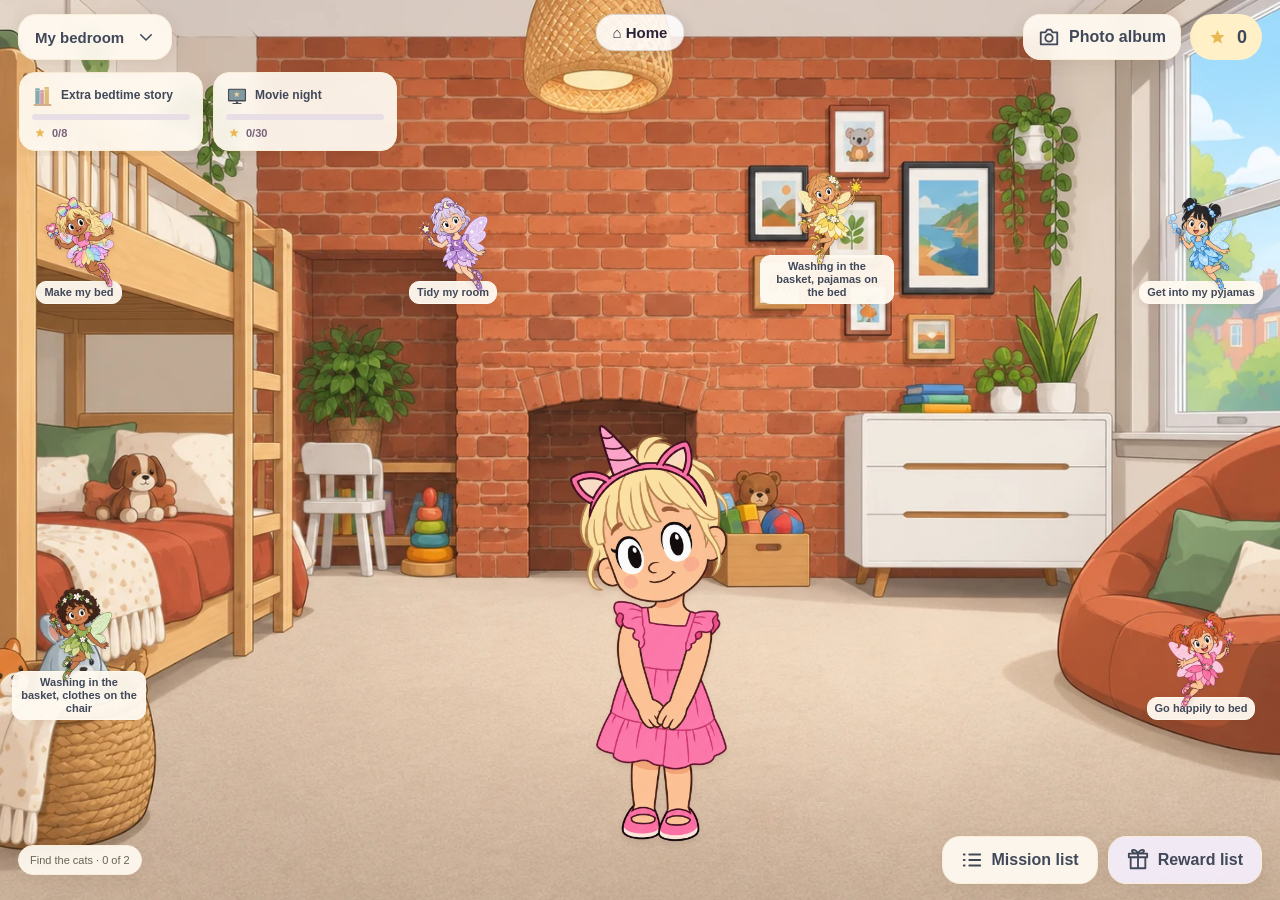
<file: index.html>
<!doctype html>
<html lang="en-GB">
<head>
<meta charset="utf-8">
<meta name="viewport" content="width=device-width,initial-scale=1">
<meta http-equiv="refresh" content="0; url=website/">
<link rel="canonical" href="website/">
<meta name="robots" content="noindex,nofollow">
<title>Fairy Star Missions</title>
<style>
  body{margin:0;min-height:100vh;display:grid;place-items:center;
       background:#f8f3e9;color:#5b4a3f;
       font:16px/1.5 -apple-system,BlinkMacSystemFont,"Segoe UI",system-ui,sans-serif;
       text-align:center;padding:24px}
  a{color:#9a6b9a}
</style>
</head>
<body>
  <div>
    <p style="font-size:2rem;margin:0 0 .5rem">✦</p>
    <p>Taking you to Fairy Star Missions…</p>
    <p><a href="website/">Tap here if nothing happens</a></p>
  </div>
  <script>location.replace('website/');</script>
</body>
</html>
</file>
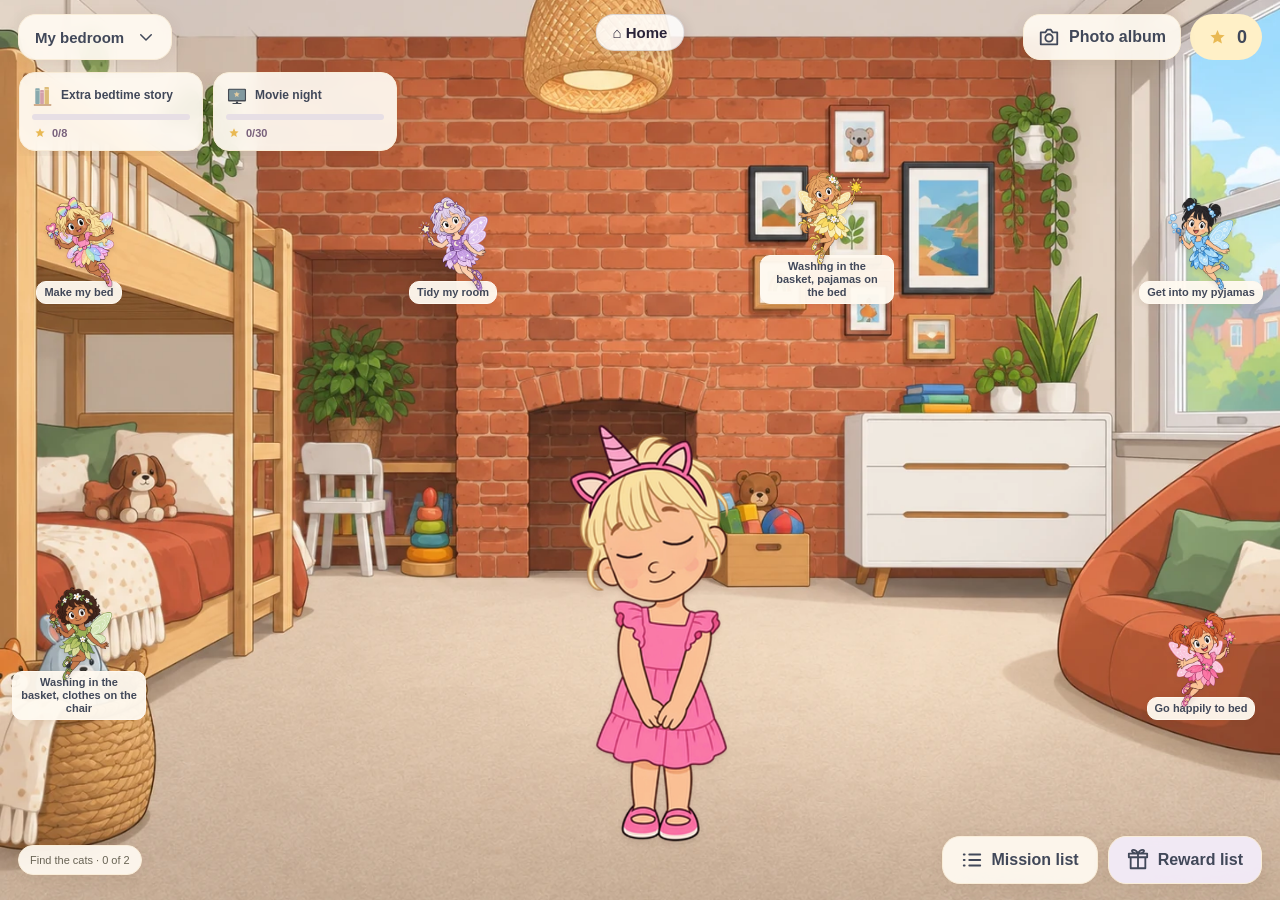
<file: website/index.html>
<!doctype html>
<html lang="en-GB">
<head>
 <meta charset="utf-8"><meta name="viewport" content="width=device-width,initial-scale=1,maximum-scale=1,user-scalable=no,viewport-fit=cover">
 <meta name="theme-color" content="#f8f3e9"><meta name="apple-mobile-web-app-capable" content="yes">
 <meta name="apple-mobile-web-app-status-bar-style" content="default"><meta name="apple-mobile-web-app-title" content="Fairy Stars">
 <meta name="description" content="A little kindness. A little magic. A private, offline family reward app.">
 <meta name="robots" content="noindex,nofollow,noarchive">
 <link rel="manifest" href="manifest.webmanifest"><link rel="apple-touch-icon" href="icons/apple-touch-icon.png"><link rel="icon" type="image/svg+xml" href="icons/icon.svg">
 <title>Fairy Star Missions</title><link rel="stylesheet" href="styles.css">
 <script defer src="data.js"></script><script defer src="engine.js"></script><script defer src="fairy-cast.js"></script><script defer src="art.js"></script><script defer src="layout.js"></script><script defer src="lists.js"></script><script defer src="celebrations.js"></script><script defer src="world.js"></script><script defer src="db.js"></script><script defer src="app.js"></script><script defer src="home-link.js"></script>
</head>
<body>
 <div id="app"><div class="loading-screen"><span class="loading-star">✦</span><h1>A little magic is waking up…</h1><p>Fairy Star Missions</p></div></div>
 <div id="modal-root"></div><div id="toast" role="status" aria-live="polite"></div><div id="celebration" aria-hidden="true"></div>
 <noscript><p>This little world needs JavaScript turned on in your browser.</p></noscript>
</body>
</html>
</file>
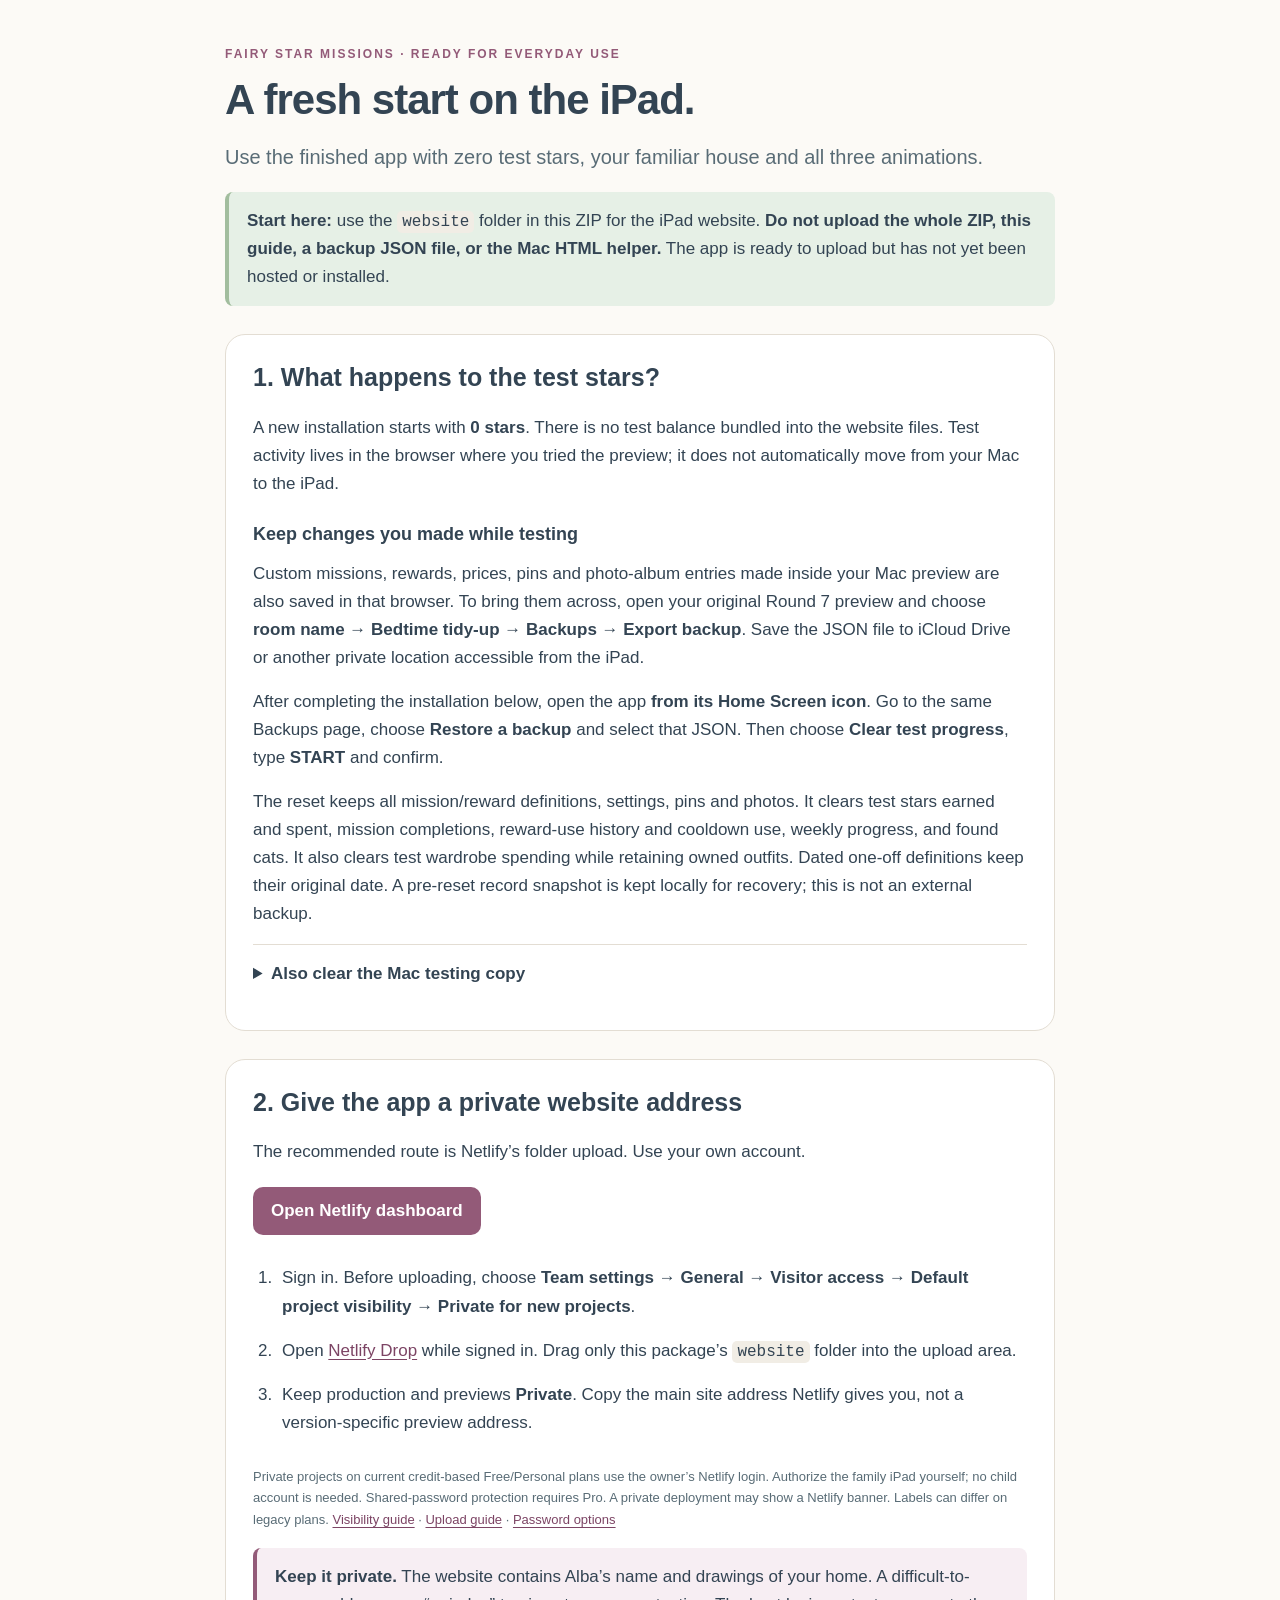
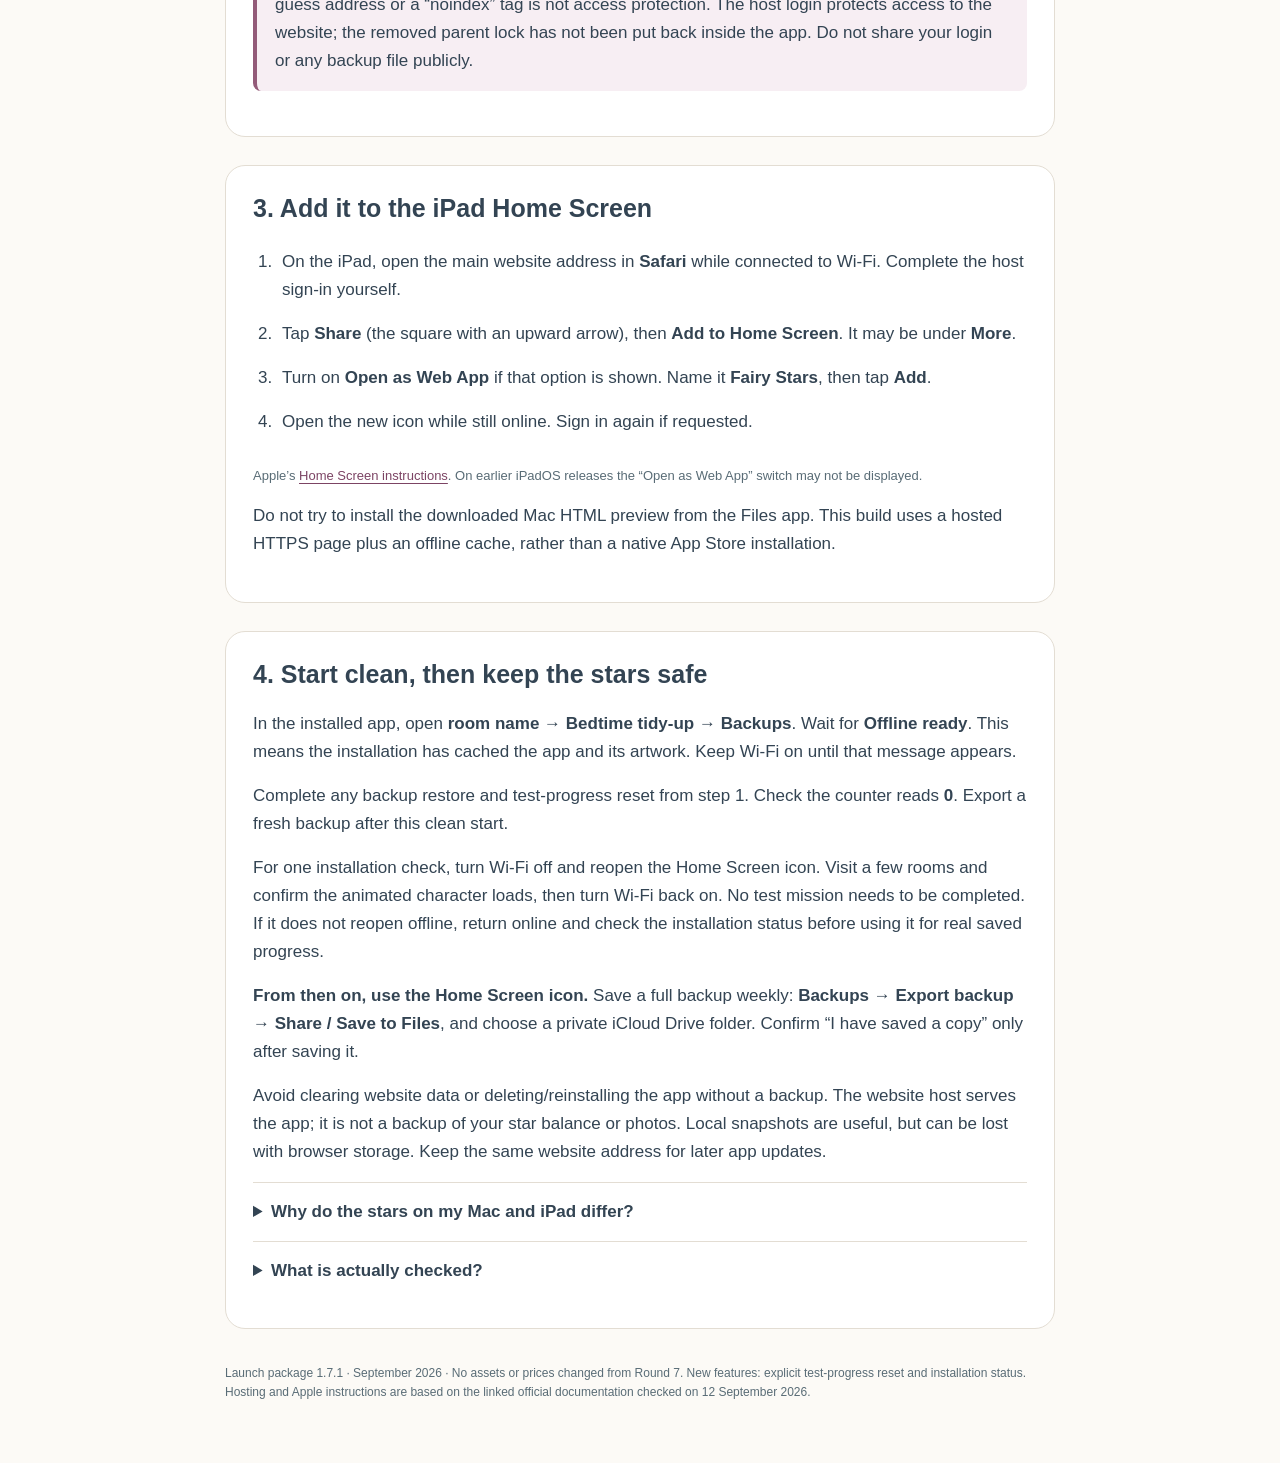
<file: START HERE.html>
<!doctype html>
<html lang="en"><head><meta charset="utf-8"><meta name="viewport" content="width=device-width,initial-scale=1"><title>Fairy Stars — iPad setup</title>
<style>:root{color-scheme:light;--ink:#334453;--muted:#596c76;--paper:#fcfaf6;--line:#e3ddd3;--rose:#935a78;--sage:#e6f0e6}*{box-sizing:border-box}body{margin:0;background:var(--paper);font:17px/1.65 -apple-system,BlinkMacSystemFont,"Segoe UI",sans-serif;color:var(--ink)}main{max-width:880px;margin:auto;padding:45px 25px 60px}h1{font-size:42px;line-height:1.1;margin:12px 0 18px;letter-spacing:-1px}h2{font-size:25px;line-height:1.25;margin:0 0 20px}h3{font-size:18px;margin:22px 0 10px}p{margin:0 0 16px}.eyebrow{font-size:12px;letter-spacing:2px;text-transform:uppercase;color:var(--rose);font-weight:700}.lede{font-size:20px;color:var(--muted)}section{margin:28px 0;padding:27px;border:1px solid var(--line);border-radius:20px;background:white}.note{border-left:4px solid var(--rose);padding:15px 18px;background:#f7eef3;margin:18px 0;border-radius:8px}.success{background:var(--sage);border-color:#a2bd9e}.steps{padding-left:24px}.steps li{padding:4px 0 12px 5px}a{color:#7c4464;text-underline-offset:3px}.button{display:inline-block;padding:10px 18px;border-radius:10px;background:var(--rose);color:white;text-decoration:none;font-weight:600;margin:5px 8px 8px 0}.small{font-size:13px;color:var(--muted)}code{background:#f1ede5;border-radius:5px;padding:2px 5px;font-size:.94em}summary{cursor:pointer;font-weight:650}details{padding:15px 0;border-top:1px solid var(--line)}footer{margin-top:35px;font-size:12px;color:var(--muted)}@media(max-width:550px){main{padding:25px 15px}section{padding:20px}h1{font-size:34px}}@media print{body{font-size:12px}main{padding:0}section{break-inside:avoid}.button{display:none}}
</style></head><body><main>
<div class="eyebrow">Fairy Star Missions · Ready for everyday use</div><h1>A fresh start on the iPad.</h1><p class="lede">Use the finished app with zero test stars, your familiar house and all three animations.</p>
<div class="note success"><strong>Start here:</strong> use the <code>website</code> folder in this ZIP for the iPad website. <strong>Do not upload the whole ZIP, this guide, a backup JSON file, or the Mac HTML helper.</strong> The app is ready to upload but has not yet been hosted or installed.</div>
<section><h2>1. What happens to the test stars?</h2><p>A new installation starts with <strong>0 stars</strong>. There is no test balance bundled into the website files. Test activity lives in the browser where you tried the preview; it does not automatically move from your Mac to the iPad.</p>
<h3>Keep changes you made while testing</h3><p>Custom missions, rewards, prices, pins and photo-album entries made inside your Mac preview are also saved in that browser. To bring them across, open your original Round 7 preview and choose <strong>room name → Bedtime tidy-up → Backups → Export backup</strong>. Save the JSON file to iCloud Drive or another private location accessible from the iPad.</p><p>After completing the installation below, open the app <strong>from its Home Screen icon</strong>. Go to the same Backups page, choose <strong>Restore a backup</strong> and select that JSON. Then choose <strong>Clear test progress</strong>, type <strong>START</strong> and confirm.</p><p>The reset keeps all mission/reward definitions, settings, pins and photos. It clears test stars earned and spent, mission completions, reward-use history and cooldown use, weekly progress, and found cats. It also clears test wardrobe spending while retaining owned outfits. Dated one-off definitions keep their original date. A pre-reset record snapshot is kept locally for recovery; this is not an external backup.</p>
<details><summary>Also clear the Mac testing copy</summary><p>Open <code>Mac - clear test progress.html</code> in the same normal browser you used for testing. Use <strong>room name → Bedtime tidy-up → Backups → Clear test progress</strong>. Type START and confirm. Nothing is wiped just by opening this helper.</p><p>Some browsers keep local HTML files in separate storage areas. If the helper cannot see your old custom content, leave the original preview alone, export its backup and restore it into the helper before clearing. Your old Mac file is not remotely edited by this package. Do not clear all browser data as a shortcut.</p></details>
</section>
<section><h2>2. Give the app a private website address</h2><p>The recommended route is Netlify’s folder upload. Use your own account.</p><a class="button" href="https://app.netlify.com/" target="_blank" rel="noopener noreferrer">Open Netlify dashboard</a>
<ol class="steps"><li>Sign in. Before uploading, choose <strong>Team settings → General → Visitor access → Default project visibility → Private for new projects</strong>.</li><li>Open <a href="https://app.netlify.com/drop" target="_blank" rel="noopener noreferrer">Netlify Drop</a> while signed in. Drag only this package’s <code>website</code> folder into the upload area.</li><li>Keep production and previews <strong>Private</strong>. Copy the main site address Netlify gives you, not a version-specific preview address.</li></ol>
<p class="small">Private projects on current credit-based Free/Personal plans use the owner’s Netlify login. Authorize the family iPad yourself; no child account is needed. Shared-password protection requires Pro. A private deployment may show a Netlify banner. Labels can differ on legacy plans. <a href="https://docs.netlify.com/manage/security/secure-access-to-sites/project-visibility/">Visibility guide</a> · <a href="https://docs.netlify.com/deploy/create-deploys/">Upload guide</a> · <a href="https://docs.netlify.com/manage/security/secure-access-to-sites/password-protection/">Password options</a></p>
<div class="note"><strong>Keep it private.</strong> The website contains Alba’s name and drawings of your home. A difficult-to-guess address or a “noindex” tag is not access protection. The host login protects access to the website; the removed parent lock has not been put back inside the app. Do not share your login or any backup file publicly.</div>
</section>
<section><h2>3. Add it to the iPad Home Screen</h2><ol class="steps"><li>On the iPad, open the main website address in <strong>Safari</strong> while connected to Wi-Fi. Complete the host sign-in yourself.</li><li>Tap <strong>Share</strong> (the square with an upward arrow), then <strong>Add to Home Screen</strong>. It may be under <strong>More</strong>.</li><li>Turn on <strong>Open as Web App</strong> if that option is shown. Name it <strong>Fairy Stars</strong>, then tap <strong>Add</strong>.</li><li>Open the new icon while still online. Sign in again if requested.</li></ol><p class="small">Apple’s <a href="https://support.apple.com/guide/ipad/bookmark-favorite-webpages-ipadc602b75b/ipados">Home Screen instructions</a>. On earlier iPadOS releases the “Open as Web App” switch may not be displayed.</p><p>Do not try to install the downloaded Mac HTML preview from the Files app. This build uses a hosted HTTPS page plus an offline cache, rather than a native App Store installation.</p></section>
<section><h2>4. Start clean, then keep the stars safe</h2><p>In the installed app, open <strong>room name → Bedtime tidy-up → Backups</strong>. Wait for <strong>Offline ready</strong>. This means the installation has cached the app and its artwork. Keep Wi-Fi on until that message appears.</p><p>Complete any backup restore and test-progress reset from step 1. Check the counter reads <strong>0</strong>. Export a fresh backup after this clean start.</p><p>For one installation check, turn Wi-Fi off and reopen the Home Screen icon. Visit a few rooms and confirm the animated character loads, then turn Wi-Fi back on. No test mission needs to be completed. If it does not reopen offline, return online and check the installation status before using it for real saved progress.</p><p><strong>From then on, use the Home Screen icon.</strong> Save a full backup weekly: <strong>Backups → Export backup → Share / Save to Files</strong>, and choose a private iCloud Drive folder. Confirm “I have saved a copy” only after saving it.</p><p>Avoid clearing website data or deleting/reinstalling the app without a backup. The website host serves the app; it is not a backup of your star balance or photos. Local snapshots are useful, but can be lost with browser storage. Keep the same website address for later app updates.</p>
<details><summary>Why do the stars on my Mac and iPad differ?</summary><p>Each browser/device keeps its own progress. The app has no automatic sync. A backup export and restore is the explicit transfer method. Restoring replaces the target device’s current records, so save its backup first when it already has progress worth keeping.</p></details>
<details><summary>What is actually checked?</summary><p>All 130 code tests pass, including new clean-start tests. Fifteen targeted browser checks passed for cancellation, confirmation, reset, retained definitions/photos and earning after reset. The browser checks used an explicit test storage adapter; the physical iPad, private-host sign-in, real storage retention and offline reopening still require the installation check above. No iPad or Mac browser has been remotely cleared.</p></details>
</section>
<footer>Launch package 1.7.1 · September 2026 · No assets or prices changed from Round 7. New features: explicit test-progress reset and installation status. Hosting and Apple instructions are based on the linked official documentation checked on 12 September 2026.</footer>
</main></body></html>
</file>
<file: website/styles.css>
:root{--paper:#fffaf2;--ink:#414859;--muted:#717584;--line:#e7dfd4;--rose:#9c607b;--gold:#e7b34e;--sage:#639879;--radius:22px;font-family:"Trebuchet MS",Arial,sans-serif;color:var(--ink);background:#f7f3eb;font-synthesis:none}
*{box-sizing:border-box}body{margin:0;-webkit-font-smoothing:antialiased;-webkit-tap-highlight-color:transparent;touch-action:manipulation}h1,h2,h3,p{margin:0}h1,h2,h3,button,input,select,textarea{font-family:inherit}h1{font-size:clamp(25px,3vw,36px)}h2{font-size:25px;line-height:1.2}h3{font-size:17px}p{line-height:1.5}button,input,select,textarea{font:inherit}button{color:inherit;border:0;cursor:pointer;background:transparent;font-weight:600;touch-action:manipulation}button:disabled{opacity:.5;cursor:default}button:focus-visible,a:focus-visible,input:focus-visible,select:focus-visible,textarea:focus-visible{outline:3px solid #9274b0;outline-offset:4px}button svg,button img{pointer-events:none}svg{display:inline-block;flex:none;vertical-align:middle}img{max-width:100%}[hidden]{display:none!important}.line-icon{width:22px;height:22px;fill:none;stroke:currentColor;stroke-width:2;stroke-linecap:round;stroke-linejoin:round}.object-icon{width:46px;height:46px}.tiny-icon{width:22px;height:22px}.large-icon{width:84px;height:84px}.muted{color:var(--muted)}.small{font-size:13px}.row{display:flex;align-items:center;gap:12px}.between{justify-content:space-between}.wrap{flex-wrap:wrap}.grow{flex:1;min-width:0}.stack{display:flex;flex-direction:column;gap:16px}.center{text-align:center}.wide{width:100%}.primary,.secondary,.soft,.danger{min-height:46px;padding:11px 18px;border-radius:14px;display:inline-flex;gap:8px;justify-content:center;align-items:center}.primary{background:var(--rose);color:white}.primary:hover{background:#88526a}.secondary{background:#eae3ef}.secondary:hover{background:#ded3e6}.soft{background:#f0e9df}.soft:hover{background:#e6dbce}.danger{background:#f7e6e1;color:#9c4e45}.icon-button{display:inline-flex;align-items:center;justify-content:center;width:46px;height:46px;min-width:46px;min-height:46px;border-radius:50%;background:var(--paper);border:1px solid var(--line);padding:0;line-height:1}.pill{display:inline-flex;align-items:center;gap:7px;padding:8px 13px;background:#faeed2;border:1px solid #eddfbf;border-radius:40px;font-weight:700}.notice{padding:14px 17px;background:#f2ede2;border:1px solid var(--line);border-radius:14px;font-size:13px;line-height:1.5}.notice.good{background:#ebf2e9;border-color:#d4e0cd}.notice.warning{background:#fbede7;border-color:#efd8ca}.error{font-size:14px;color:#a54247;line-height:1.5}.error:empty{display:none}.field{display:flex;flex-direction:column;gap:7px;font-size:14px;font-weight:600}.field input,.field select,.field textarea{min-height:46px;border:1px solid #d9d2d4;background:#fffefb;padding:11px 12px;border-radius:11px;width:100%;color:inherit;font-weight:400}.field small{font-size:12px;font-weight:400;color:var(--muted)}.form-grid{display:grid;grid-template-columns:1fr 1fr;gap:14px}.checkbox{display:flex;align-items:center;gap:11px;min-height:48px;font-size:15px;cursor:pointer}.checkbox input{width:23px;height:23px;accent-color:var(--sage);flex:none}.card{background:var(--paper);border:1px solid var(--line);padding:20px;border-radius:var(--radius)}
/* One isolated scene; modal dialogs use the browser's top layer. */
#app{position:relative;isolation:isolate;z-index:0}.home-view{overflow:hidden}.scene{position:relative;width:100%;height:100vh;height:100dvh;overflow:hidden;isolation:isolate;background:#d5c7b2}.scene-background{position:absolute;inset:0;width:100%;height:100%;max-width:none;object-fit:cover;object-position:center;pointer-events:none;user-select:none}.scene-top{position:absolute;top:max(14px,env(safe-area-inset-top));left:max(18px,env(safe-area-inset-left));right:max(18px,env(safe-area-inset-right));z-index:30;display:flex;gap:12px;align-items:center;justify-content:space-between;pointer-events:none}.scene-top>*{pointer-events:auto}.glass{background:#fffaf1ed;border:1px solid #f9edd8;box-shadow:0 4px 17px #59452e17;backdrop-filter:blur(8px);-webkit-backdrop-filter:blur(8px)}.room-trigger{min-height:46px;padding:11px 16px;border-radius:18px;display:flex;align-items:center;gap:13px;text-align:left;font-size:15px}.room-trigger .line-icon{width:18px;height:18px}.scene-tools{display:flex;gap:9px;align-items:center}.album-button{display:flex;gap:9px;align-items:center;padding:11px 14px;border-radius:17px;min-height:46px}.wallet{display:flex;gap:7px;align-items:center;min-height:46px;padding:9px 15px;border-radius:24px;background:#fff0c7;font-size:18px;font-weight:700}.wallet .tiny-icon{width:25px;height:25px}
.pinned-strip{position:absolute;z-index:29;top:calc(max(14px,env(safe-area-inset-top)) + 58px);left:18px;right:18px;display:flex;gap:10px;overflow-x:auto;overflow-y:hidden;scrollbar-width:thin;overscroll-behavior:contain;padding:0 1px 5px;pointer-events:auto}.pinned-card{flex:0 0 184px;width:184px;min-height:73px;border-radius:16px;padding:9px 12px;text-align:left;display:flex;flex-direction:column;gap:5px;justify-content:center}.pinned-card .pin-title{display:flex;align-items:center;gap:7px;font-size:12px;line-height:1.15;min-height:27px}.pin-title span{display:-webkit-box;-webkit-line-clamp:2;-webkit-box-orient:vertical;overflow:hidden}.pinned-card small{font-size:11px;color:#78617b;font-weight:600}.progress{height:6px;min-height:6px;width:100%;background:#e7dfe5;overflow:hidden;border-radius:10px}.progress-fill{display:block;height:100%;background:#bb819b;border-radius:inherit}.pinned-card.ready{background:#f4faeced}.pinned-card.ready .progress-fill{background:var(--sage)}.pinned-card.ready small{color:#51714e}
.scene-bottom{position:absolute;bottom:max(16px,env(safe-area-inset-bottom));left:18px;right:18px;z-index:30;display:flex;align-items:center;justify-content:space-between;gap:12px;pointer-events:none}.scene-bottom>*{pointer-events:auto}.cat-hint{font-size:11px;padding:8px 11px;border-radius:20px;color:#696455}.list-button{min-height:48px;border-radius:18px;display:flex;align-items:center;gap:9px;padding:11px 18px}.scene-tip{position:absolute;bottom:20px;left:50%;transform:translateX(-50%);font-size:11px;color:#645947;pointer-events:none;background:#fff8eaa6;padding:7px 11px;border-radius:20px;white-space:nowrap}
/* Stars are immovable buttons; no shared button:active transforms. */
.mission-star{position:absolute;z-index:20;width:112px;height:92px;padding:0;display:flex;flex-direction:column;align-items:center;gap:4px;transform:translate(-50%,-50%)!important;transition:none!important;outline-offset:1px;border-radius:18px}.mission-star .star-shell{width:54px;height:54px;min-height:54px;background:#fff9efeb;border:1px solid #fff9ea;box-shadow:0 4px 12px #6b4d3020;border-radius:50%;display:grid;place-items:center}.star-shell svg{width:40px;height:40px;filter:drop-shadow(0 2px 0 #c3974340)}.mission-star .mission-label{max-width:112px;max-height:35px;overflow:hidden;display:-webkit-box;-webkit-line-clamp:2;-webkit-box-orient:vertical;border-radius:10px;padding:4px 7px;background:#fff9eff2;font-size:11px;line-height:1.16;text-align:center;box-shadow:0 2px 6px #62432b13}.mission-star:hover .star-shell,.mission-star.drag-target .star-shell{background:#fff0b8;border:2px solid #d7a43d;box-shadow:0 0 0 5px #ffe8a355}.mission-star.done .star-shell{background:#edf5e4}.done-dot{position:absolute;top:0;right:28px;width:21px;height:21px;background:var(--sage);border:2px solid white;color:white;display:grid;place-items:center;border-radius:50%;font-size:12px;pointer-events:none}.alba-actor{position:absolute;z-index:16;width:clamp(192px,27vw,284px);padding:0;height:auto;aspect-ratio:2/3;display:block;transform:translate(-50%,-100%);margin:0;touch-action:none;cursor:grab;border-radius:0;user-select:none;-webkit-user-select:none;animation:none!important;transition:none!important}.alba-actor:active{cursor:grabbing}.alba-actor.dragging{z-index:40}.alba-art{width:100%;height:100%;object-fit:contain;display:block;max-width:none;user-select:none;-webkit-user-drag:none;filter:drop-shadow(0 4px 2px #5b423c16);pointer-events:none}.companions{position:absolute;left:-28px;top:10px;width:170px;height:110px;pointer-events:none}.companion{position:absolute;width:32px;height:40px;animation:fairy-flight 3.8s ease-in-out infinite;pointer-events:none;filter:drop-shadow(0 0 4px #ffffad7a)}.companion svg{width:100%;height:100%}.cat-button{position:absolute;z-index:12;width:clamp(62px,9vw,103px);aspect-ratio:1;height:auto;padding:0;transform:translate(-50%,-100%);background:transparent;cursor:pointer}.cat-art{width:100%;height:100%;object-fit:contain;display:block;pointer-events:none}.cat-button.found .cat-art{filter:drop-shadow(0 0 7px #ffeeba)}@keyframes fairy-flight{0%,100%{transform:translate(0,0) rotate(-4deg)}35%{transform:translate(12px,-13px) rotate(5deg)}65%{transform:translate(-4px,-6px) rotate(-2deg)}}
/* Native dialogs always appear above fairies and all scene controls. */
#modal-root{position:relative;z-index:1000}dialog.modal{padding:24px;background:var(--paper);border:1px solid #f3e5d0;border-radius:26px;max-width:min(590px,calc(100vw - 28px));width:590px;max-height:calc(100vh - 32px);max-height:calc(100dvh - 32px);overflow-y:auto;overscroll-behavior:contain;box-shadow:0 20px 80px #38293e47;color:var(--ink)}dialog.modal::backdrop{background:#302a405c;backdrop-filter:blur(4px);-webkit-backdrop-filter:blur(4px)}dialog.compact{width:410px}.modal-head{display:flex;align-items:flex-start;justify-content:space-between;gap:18px;margin-bottom:22px}.modal-head h2{padding-top:7px;font-size:24px;overflow-wrap:anywhere}.modal-close{width:42px;height:42px;min-width:42px;min-height:42px;flex:0 0 42px;display:grid;place-items:center;padding:0;margin:0;border:1px solid #e6ded7;border-radius:50%;background:#fffdf8;line-height:0;transform:none!important}.modal-close svg{width:18px;height:18px;display:block;vertical-align:initial;fill:none;stroke:currentColor;stroke-width:2.2;stroke-linecap:round}.modal-body{display:flex;flex-direction:column;gap:16px}.modal .error{margin-top:12px}.award-stars{display:flex;justify-content:center;align-items:center;gap:12px;flex-wrap:wrap;min-height:100px;padding:12px 0}.award-stars .big-star{width:70px;height:70px;filter:drop-shadow(0 4px 1px #c39b3540)}.award-stars .star-count{font-size:34px}.mission-confirm{font-size:16px;min-height:50px}.quiet-label{text-align:center;color:var(--muted);font-size:14px}.photo-preview{max-height:180px;object-fit:contain;border-radius:12px}
dialog.left-panel{position:fixed;inset:14px auto 14px 14px;margin:0;width:330px;max-width:calc(100vw - 28px);height:calc(100vh - 28px);height:calc(100dvh - 28px);max-height:none;border-radius:24px;padding:18px}.left-panel::backdrop{background:#31283033;backdrop-filter:none}.room-picker-list{display:flex;flex-direction:column;gap:8px}.room-jump{width:100%;display:flex;align-items:center;gap:13px;padding:8px;border-radius:15px;text-align:left;font-size:14px;background:#f2ede5;border:2px solid transparent;min-height:70px}.room-jump img{width:78px;height:58px;object-fit:cover;border-radius:10px;flex:none}.room-jump.active{border-color:#c7b3d1;background:#ece3ef}.drawer-links{border-top:1px solid var(--line);padding-top:16px;margin-top:17px;display:grid;gap:5px}.drawer-link{display:flex;align-items:center;gap:12px;min-height:44px;padding:8px 10px;border-radius:12px;text-align:left}.drawer-link:hover{background:#f1e8e7}.drawer-link .object-icon{width:28px;height:28px}
/* Lists and secondary pages: one sans-serif system, no duplicate mastheads. */
.page{max-width:1060px;padding:24px 26px 60px;margin:auto}.page h1,.page h2,.page h3,.page p,.page button,.page label{font-family:"Trebuchet MS",Arial,sans-serif}.page-toolbar{display:flex;align-items:center;justify-content:space-between;gap:14px;margin-bottom:23px}.go-home{display:inline-flex;align-items:center;gap:8px;min-height:46px;padding:10px 0;font-size:14px}.page-heading{margin-bottom:24px}.page-heading p{margin-top:9px;color:var(--muted);font-size:14px}.list-page{max-width:860px}.mission-group{margin:18px 0 26px}.mission-group h2{font-size:17px;margin:0 0 11px;color:#776a7c;font-weight:600}.mission-row{display:flex;align-items:center;justify-content:space-between;gap:14px;min-height:65px;padding:12px 15px;background:#fffaf3;border:1px solid var(--line);border-radius:15px;margin-bottom:8px}.mission-row label{flex:1;min-width:0;display:flex;align-items:center;gap:13px;font-size:15px;cursor:pointer;min-height:32px}.mission-row input[type=checkbox]{width:24px;height:24px;accent-color:var(--sage);flex:none}.mission-row.recorded{background:#eef3e9}.row-name{font-size:15px;line-height:1.35}.done-text{font-size:12px;color:#5f7b5f;white-space:nowrap}.batch-footer{position:sticky;bottom:0;background:#f7f3ebee;backdrop-filter:blur(10px);padding:13px 0 10px;display:flex;justify-content:flex-end}.batch-footer .primary{min-width:180px}.countless .mission-note,.countless .section-caption{display:none}
.reward-grid{display:grid;grid-template-columns:repeat(3,minmax(0,1fr));gap:16px}.reward-card{background:var(--paper);border:1px solid var(--line);border-radius:21px;padding:16px;display:flex;flex-direction:column;gap:11px;position:relative}.reward-art{height:92px;background:#f0e9ef;border-radius:14px;display:grid;place-items:center}.reward-art svg{width:72px;height:72px}.reward-card:nth-child(3n+2) .reward-art{background:#eaf0e4}.reward-card:nth-child(3n) .reward-art{background:#f5ebda}.reward-card h2{font-size:17px;line-height:1.25;min-height:43px}.reward-card .reward-note{font-size:12px;color:var(--muted);min-height:35px}.pin-button{position:absolute;right:24px;top:24px;width:38px;height:38px;background:#fffaf6f2;border-radius:50%;display:grid;place-items:center;z-index:1}.pin-button.pinned{background:#c7dcb6;color:#446246}.pin-button svg{width:19px;height:19px}.reward-bottom{margin-top:auto}.price{display:flex;gap:5px;align-items:center;font-weight:600}.tabs{display:flex;gap:8px;flex-wrap:wrap;margin-bottom:20px;padding-bottom:13px;border-bottom:1px solid var(--line)}.tab{padding:9px 13px;min-height:43px;border-radius:12px;font-size:13px}.tab.active{background:#e9dfed}.grid2{display:grid;grid-template-columns:1fr 1fr;gap:15px}.stats{display:flex;gap:14px;margin:21px 0}.stat{padding:18px 22px;background:#eee8dd;border-radius:17px;flex:1}.stat b{font-size:27px;display:block}.stat span{font-size:13px;color:var(--muted)}.rank-grid{display:grid;grid-template-columns:repeat(2,1fr);gap:15px}.rank-card{text-align:center;padding:24px;border:1px solid var(--line);background:var(--paper);border-radius:19px}.rank-card h2{font-size:22px;margin:14px 0 7px}.rank-card p{font-size:13px;color:var(--muted)}.empty-state{padding:35px 24px;border:1px dashed #d9cddd;border-radius:24px;text-align:center}.empty-state h2{margin:14px 0 12px}.empty-state p{max-width:460px;margin:auto;font-size:14px;color:var(--muted)}.memory-grid{display:grid;grid-template-columns:repeat(3,minmax(0,1fr));gap:19px}.memory{padding:12px;background:var(--paper);border:1px solid var(--line);border-radius:15px}.memory img{width:100%;aspect-ratio:1;object-fit:cover;border-radius:9px;background:#eae2d4}.memory h2{font-size:17px;margin:12px 0 7px}.memory small{font-size:12px;color:var(--muted)}.memory .soft{min-height:36px;font-size:12px;margin-top:9px}.history-row{padding:13px 0;border-bottom:1px solid var(--line);display:flex;justify-content:space-between;align-items:center;gap:14px;font-size:14px}.history-row small{color:var(--muted)}.subheading{font-size:19px;margin:27px 0 15px}.storage-size{font-size:13px;color:var(--muted)}.loading-screen{height:100vh;display:flex;flex-direction:column;align-items:center;justify-content:center;gap:15px}.loading-star{font-size:60px;color:var(--gold)}#toast{position:fixed;left:50%;bottom:20px;transform:translate(-50%,150px);z-index:900;padding:13px 21px;border-radius:17px;background:#484355;color:white;font-size:14px;text-align:center;max-width:min(600px,94vw);transition:transform .18s;pointer-events:none;box-shadow:0 5px 22px #45304933}#toast.show{transform:translate(-50%,0)}#celebration{position:fixed;inset:0;pointer-events:none;z-index:850;overflow:hidden}.confetti{position:absolute;top:-15px;left:var(--x);background:var(--c);width:9px;height:13px;border-radius:4px;animation:fall 1.6s ease-out both;animation-delay:var(--d)}@keyframes fall{to{transform:translateY(103vh) rotate(340deg);opacity:0}}
@media(max-width:760px){.reward-grid{grid-template-columns:repeat(2,minmax(0,1fr))}.page{padding:18px 16px 40px}.scene-top{left:12px;right:12px}.pinned-strip{left:12px;right:12px}.scene-bottom{left:12px;right:12px}.pinned-card{flex-basis:170px;width:170px}.memory-grid{grid-template-columns:repeat(2,minmax(0,1fr))}.scene-tip{display:none}.room-trigger{font-size:13px;padding:10px 13px;gap:8px}.album-button{padding:10px 12px}.album-button .nav-word{display:none}.wallet{padding:9px 12px}.scene-tools{gap:7px}.alba-actor{width:224px}.mission-star{width:103px;height:86px}.mission-star .star-shell{width:49px;height:49px;min-height:49px}.mission-label{font-size:10px!important;max-width:102px!important}.modal-head h2{font-size:22px}.form-grid,.grid2{grid-template-columns:1fr}.stats{gap:9px}.rank-card{padding:18px 13px}.rank-card h2{font-size:20px}}
@media(max-height:530px){.scene-tip{display:none}.pinned-card{min-height:57px;padding:6px 10px}.pinned-card .pin-title{min-height:20px;font-size:11px}.pinned-card small{font-size:10px}.mission-star{height:68px;width:100px}.mission-star .star-shell{width:40px;height:40px;min-height:40px}.star-shell svg{width:31px;height:31px}.mission-label{font-size:10px!important;padding:2px 5px!important;max-height:26px!important}.alba-actor{width:164px}.scene-bottom{bottom:8px}.list-button{min-height:40px;padding:9px 14px}}
body.calm *,body.calm *::before,body.calm *::after{animation:none!important;transition:none!important}body.calm .confetti{display:none}

.season-overlay{position:absolute;inset:0;width:100%;height:100%;pointer-events:none;z-index:1}

/* Round 5: paired lists, compact star values, price-grouped family rewards. */
.scene-list-actions{display:flex;align-items:center;gap:10px;pointer-events:auto}
.reward-list-trigger{background:#f4ecfaf0}
.scene-tip{bottom:76px}
.list-navigation{display:flex;gap:5px;align-items:stretch;padding:5px;background:#eee7e0;border:1px solid #e5dbcf;border-radius:17px;margin:0 0 23px;width:max-content;max-width:100%}
.list-tab{min-height:44px;padding:10px 18px;display:inline-flex;gap:8px;align-items:center;justify-content:center;border-radius:12px;font-size:14px;white-space:nowrap}
.list-tab .line-icon{width:20px;height:20px}
.list-tab.active{background:var(--paper);box-shadow:0 2px 6px #66524713;color:#81536e}
.mission-row-end{display:flex;align-items:center;justify-content:flex-end;gap:12px;flex:none}
.mission-value{min-width:64px;display:flex;flex-direction:column;align-items:center;gap:1px;padding:7px 10px;background:#f9edcf;border:1px solid #eadbb4;border-radius:12px;color:#7d6123;flex:none}
.value-line{display:inline-flex;align-items:center;justify-content:center;gap:6px;font-size:17px;line-height:1.1;font-variant-numeric:tabular-nums}
.value-line .tiny-icon{width:24px;height:24px}
.mission-value small,.reward-cost small{font-size:10px;font-weight:600;line-height:1.15}
.mission-row label{line-height:1.35}
.reward-list-summary{display:flex;align-items:center;justify-content:space-between;gap:10px;margin:0 0 24px}
.reward-list-summary .pill{font-size:13px;font-weight:600}
.reward-cost-group{margin-bottom:28px}
.reward-group-heading{display:flex;align-items:baseline;justify-content:space-between;gap:14px;margin:0 0 12px;padding:0 2px}
.reward-group-heading h2{margin:0;font-size:17px}
.reward-group-heading>span{font-size:12px;color:var(--muted);white-space:nowrap}
.reward-list-row{align-items:center;gap:12px;padding:12px 14px}
.reward-list-row.ready{background:#f2f6ed;border-color:#d7e2ce}
.reward-row-main{display:flex;align-items:center;gap:14px;text-align:left;padding:0;flex:1;min-width:0;align-self:stretch;cursor:pointer;font-weight:400;min-height:76px}
.reward-list-art{display:grid;place-items:center;width:56px;height:56px;min-width:56px;background:#f0e7ee;border-radius:14px}
.reward-list-row:nth-child(2n) .reward-list-art{background:#edeede}
.reward-list-art .object-icon{width:42px;height:42px}
.reward-row-copy{display:flex;flex-direction:column;gap:5px;min-width:0;flex:1}
.reward-row-copy .row-name{font-weight:600;font-size:15px;overflow-wrap:anywhere}
.reward-progress-text{font-size:12px;line-height:1.3;color:#746475}
.reward-row-copy .progress{margin:2px 0 3px;height:7px}
.reward-list-row.ready .progress-fill{background:var(--sage)}
.reward-limit{font-size:11px;line-height:1.35;color:#706e7a}
.reward-row-note{font-size:11px;line-height:1.35;color:var(--muted)}
.reward-status{font-size:11px;line-height:1.35;color:#985246}
.reward-row-end{display:flex;align-items:center;gap:10px;flex:none}
.reward-row-pin{width:44px;height:44px;min-width:44px;display:grid;place-items:center;border-radius:50%;border:1px solid #e6dcd1;background:#fffaf2}
.reward-row-pin .line-icon{width:20px;height:20px}
.reward-row-pin.pinned{background:#dfebd3;border-color:#c4d5b8;color:#50734b}
.reward-cost{display:flex;flex-direction:column;align-items:center;justify-content:center;gap:3px;min-width:70px;min-height:62px;padding:9px;background:#f9edcf;border:1px solid #eadbb4;border-radius:13px;color:#7d6123}
.reward-cost:hover{background:#f6e5b9}
@media(max-width:760px){.scene-list-actions{gap:8px}.list-button{font-size:13px;padding:11px 13px}.list-button .line-icon{width:19px;height:19px}}
@media(max-width:600px){.scene-bottom{display:flex;flex-direction:column;align-items:stretch;gap:8px}.cat-hint{align-self:flex-start}.scene-list-actions{display:grid;grid-template-columns:1fr 1fr;width:100%}.list-button{justify-content:center}.mission-row-end{gap:6px}.mission-value{min-width:57px;padding:6px 8px}.mission-row .done-text{font-size:11px}.reward-list-row{gap:8px;padding:12px 11px}.reward-row-main{gap:10px}.reward-list-art{width:38px;height:42px;min-width:38px;border-radius:11px}.reward-list-art .object-icon{width:31px;height:31px}.reward-row-end{flex-direction:column-reverse;gap:6px}.reward-cost{min-width:60px;min-height:51px;padding:5px}.reward-row-pin{width:44px;height:44px;min-width:44px}.reward-row-copy .row-name{font-size:14px}.reward-list-summary .soft{font-size:12px;padding:10px 12px}.page-toolbar{gap:10px}.page-toolbar .secondary{font-size:13px;padding:10px 12px}.list-navigation{width:100%}.list-tab{flex:1;padding:10px 12px}.mission-row label{font-size:14px}.value-line{font-size:16px}}
@media(max-width:370px){.mission-value{min-width:49px;padding:5px}.mission-row{gap:9px;padding:11px}.mission-row.recorded .mission-row-end{gap:3px;flex-direction:column-reverse}.reward-list-art{display:none}.reward-row-main{gap:0}.go-home{font-size:13px}.list-tab{font-size:13px;gap:6px}}
@media(max-height:530px) and (min-width:601px){.scene-bottom{bottom:8px}.scene-tip{display:none}.scene-list-actions .list-button{min-height:40px}}

/* Drag guidance remains available to assistive technology, without covering Alba. */
.scene-tip{position:absolute;width:1px;height:1px;overflow:hidden;clip-path:inset(50%);white-space:nowrap;padding:0;border:0;bottom:0}


/* Round 6: task fairies, larger cats, completion flights and fractional rewards. */
.mission-fairy{height:116px;width:112px;gap:3px;justify-content:flex-end}
.mission-fairy .fairy-shell{height:82px;width:72px;min-height:82px;display:grid;place-items:center;position:relative;flex:none}
.task-fairy-art{display:block;width:100%;height:100%;object-fit:contain;pointer-events:none;user-select:none;-webkit-user-drag:none;filter:drop-shadow(0 3px 2px #64505624);animation:task-hover 3.6s ease-in-out infinite;animation-delay:var(--hover-delay,0s)}
.mission-fairy .mission-label{flex:none;max-width:112px;min-height:27px;max-height:31px;background:#fffaf1f2;border:1px solid #fff8ef;line-height:1.14;font-size:11px;padding:4px 6px}
.mission-fairy .done-dot{top:auto;bottom:20px;right:0}
.mission-fairy:hover .fairy-shell,.mission-fairy.drag-target .fairy-shell{filter:drop-shadow(0 0 9px #ffda78)}
.mission-fairy.drag-target .mission-label{background:#fff0bb;border-color:#d2a43e}
.completed-fairy-mark{width:34px;height:34px;border-radius:50%;display:grid;place-items:center;background:#e7f2dfdd;border:2px solid #fffdf4;color:#598453;font-size:22px;align-self:end;margin-bottom:5px}
.mission-fairy.done .mission-label{color:#52734c;background:#edf5e5ed}
.alba-actor .companions{inset:0;width:100%;height:100%;pointer-events:none}
.alba-actor .companion{width:46px;height:61px;transform:translate(-50%,-50%);animation:none;filter:none}
.companion-art{width:100%;height:100%;object-fit:contain;display:block;animation:companion-hover var(--float-time,3.8s) ease-in-out infinite;animation-delay:var(--float-delay,0s);filter:drop-shadow(0 0 4px #fff4ab66)}
.companion.arriving{visibility:hidden}
.fairy-arrival{position:absolute;left:0;top:0;width:72px;height:82px;z-index:26;pointer-events:none;will-change:transform}
.arrival-art{display:block;width:100%;height:100%;object-fit:contain;filter:drop-shadow(0 2px 4px #ffe59088)}
.cat-button{width:clamp(110px,16vw,185px);z-index:12}
.cat-button .cat-art{filter:drop-shadow(0 4px 3px #382a2726)}
.reward-cost{min-width:86px;padding:9px 10px}
.reward-cost .value-line{white-space:nowrap;font-size:18px;gap:4px}
.reward-cost .value-line .tiny-icon{width:22px;height:22px}
.reward-modal-fraction{display:flex;align-items:center;justify-content:center;gap:9px;font-size:30px}
.reward-modal-fraction .tiny-icon{width:36px;height:36px}
.pin-progress{display:flex;align-items:center;gap:4px;font-variant-numeric:tabular-nums}
.pin-progress .tiny-icon{width:16px;height:16px}
.reward-fraction{font-size:20px}
#celebration .confetti-canvas{display:block;position:absolute;inset:0;pointer-events:none}
.calm-celebration{position:absolute;left:50%;top:22%;transform:translateX(-50%);background:#fff2c9;color:#6c4e79;border:2px solid #ead690;border-radius:24px;padding:18px 30px;box-shadow:0 5px 25px #785d481f;font-size:24px;font-weight:700;white-space:nowrap}
@keyframes task-hover{0%,100%{transform:translateY(0) rotate(-2deg)}50%{transform:translateY(-6px) rotate(2deg)}}
@keyframes companion-hover{0%,100%{transform:translate(0,0) rotate(-3deg)}30%{transform:translate(7px,-9px) rotate(4deg)}65%{transform:translate(-5px,-3px) rotate(-2deg)}}
@media(max-width:760px){.mission-fairy{width:103px;height:103px}.mission-fairy .fairy-shell{width:63px;height:74px;min-height:74px}.mission-fairy .mission-label{max-width:103px;min-height:26px;max-height:29px;font-size:10px}.alba-actor .companion{width:40px;height:53px}.reward-cost{min-width:80px;padding:7px}.reward-cost .value-line{font-size:16px}.cat-button{width:clamp(105px,24vw,156px)}}
@media(max-width:390px){.reward-cost{min-width:68px;padding:5px}.reward-cost .value-line{font-size:14px}.reward-cost .value-line .tiny-icon{width:17px;height:17px}.reward-list-row{gap:6px}.reward-row-copy .row-name{font-size:13px}}
.compact-missions .mission-fairy{height:86px;width:92px}.compact-missions .mission-fairy .fairy-shell{width:50px;height:58px;min-height:58px}.compact-missions .mission-fairy .mission-label{max-width:92px;min-height:25px;max-height:26px;font-size:10px!important;padding:3px 4px}
@media(max-height:530px){.mission-fairy{height:76px;width:96px}.mission-fairy .fairy-shell{width:47px;height:51px;min-height:51px}.mission-fairy .mission-label{min-height:21px;max-height:22px;padding:2px 4px}.compact-missions .mission-fairy{height:76px;width:96px}.compact-missions .mission-fairy .fairy-shell{width:47px;height:51px;min-height:51px}.compact-missions .mission-fairy .mission-label{min-height:21px;max-height:22px}.cat-button{width:106px}.alba-actor .companion{width:32px;height:42px}}
body.calm .task-fairy-art,body.calm .companion-art{animation:none!important}

/* Round 7: preserve the animation canvas, anchor feet and keep collected fairies at her head. */
.alba-actor{width:clamp(216px,30.375vw,319.5px);aspect-ratio:3/4}
.companion-layer{position:absolute;inset:0;z-index:24;pointer-events:none;overflow:hidden}
.companion-layer .collected-fairy{position:absolute;width:38px;height:50px;transform:translate(-50%,-50%);animation:none;filter:none;pointer-events:none;will-change:left,top}
.companion-layer .companion-art{animation:companion-hover var(--float-time,3.8s) ease-in-out infinite;animation-delay:var(--float-delay,0s)}
.cat-button{touch-action:none;user-select:none;-webkit-user-select:none;cursor:grab}
.cat-button.dragging{z-index:42;cursor:grabbing}
.alba-actor.cuddle-target .alba-art{filter:drop-shadow(0 0 10px #f5c988)}
.alba-actor.cuddling{pointer-events:none}
.award-stars{gap:0;flex-wrap:nowrap;min-height:112px;width:100%;padding:15px 0;overflow:visible}
.award-stars .big-star{flex:0 1 88px;min-width:0;width:88px;height:auto;aspect-ratio:1;max-height:88px;filter:drop-shadow(0 3px 1px #c39b3520)}
.garden-dense .mission-fairy{width:84px;height:90px}
.garden-dense .mission-fairy .fairy-shell{width:54px;height:62px;min-height:62px}
.garden-dense .mission-fairy .mission-label{max-width:84px;max-height:28px;min-height:26px;font-size:9px!important;padding:3px!important}
@media(max-width:600px){.alba-actor{width:252px}.companion-layer .collected-fairy{width:30px;height:40px}.award-stars .big-star{flex-basis:78px;width:78px;max-height:78px}}
@media(max-height:530px){.alba-actor{width:184.5px}.companion-layer .collected-fairy{width:27px;height:36px}}
body.calm .companion-layer .companion-art{animation:none!important}
@media(max-width:600px){
 .garden-dense .mission-fairy{width:74px;height:78px}
 .garden-dense .mission-fairy .fairy-shell{width:44px;height:50px;min-height:50px}
 .garden-dense .mission-fairy .mission-label{max-width:74px!important;min-height:23px;max-height:25px;font-size:9px!important;padding:2px 3px!important}
}

/* Tick a reward off straight from the list, deducting its stars. */
.reward-tick{width:44px;height:44px;min-width:44px;display:grid;place-items:center;border-radius:50%;background:var(--sage);color:#fff;border:1px solid #55876a}
.reward-tick .line-icon{width:22px;height:22px;stroke-width:2.6}
.reward-tick.locked{background:#f1ebe2;color:#b9ada0;border-color:#e6dcd1;opacity:1}
.ticked-today{background:#f2f6ed;border:1px solid #d7e2ce;border-radius:var(--radius);padding:12px 14px;margin:14px 0}
.ticked-row{gap:10px;align-items:center}
.ticked-row .grow{display:flex;flex-direction:column;gap:2px}
.ticked-mark{width:28px;height:28px;border-radius:50%;background:var(--sage);color:#fff;display:grid;place-items:center;flex:none}
.ticked-mark .line-icon{width:16px;height:16px;stroke-width:3}
.tick-sum{display:flex;justify-content:center;gap:34px;margin:6px 0 18px}
.tick-sum span{display:flex;flex-direction:column;align-items:center}
.tick-sum b{font-size:28px;line-height:1.1}
.tick-sum small{color:var(--muted);font-size:12px}
@media(max-width:600px){.reward-row-end{display:grid;grid-template-columns:44px 44px;grid-template-areas:"cost cost" "pin tick";gap:6px;justify-items:center;align-items:center}.reward-row-end .reward-cost{grid-area:cost;min-width:94px}.reward-row-end .reward-row-pin{grid-area:pin}.reward-row-end .reward-tick{grid-area:tick}}

/* Progress towards a routine star, shown when a single job earns nothing yet. */
.routine-progress{display:flex;flex-direction:column;align-items:center;gap:10px;margin:6px 0 16px}
.routine-progress p{color:var(--muted);max-width:28ch}
.part-star{position:relative;width:88px;height:88px}
.part-star span{position:absolute;inset:0;display:block}
.part-star .big-star{width:100%;height:100%;max-height:none;flex:none}
.part-star-empty{filter:grayscale(1) opacity(.26)}

/* Long job names were clipping to under two lines ("Washing in the basket,
   pajamas..."). Wider labels with room for three lines, and matching button
   boxes so layoutScene keeps its spacing and collision checks honest. */
.mission-fairy{width:134px;height:136px}
.mission-fairy .mission-label{max-width:134px;min-height:0;max-height:50px;-webkit-line-clamp:3;font-size:11px;line-height:1.18;padding:4px 7px}
.compact-missions .mission-fairy{width:118px;height:118px}
.compact-missions .mission-fairy .mission-label{max-width:118px;min-height:0;max-height:44px;-webkit-line-clamp:3;font-size:10px!important;line-height:1.18;padding:3px 5px!important}
.garden-dense .mission-fairy{width:106px;height:114px}
.garden-dense .mission-fairy .mission-label{max-width:106px!important;min-height:0;max-height:40px!important;-webkit-line-clamp:3;font-size:9px!important;line-height:1.18;padding:3px!important}
</file>
